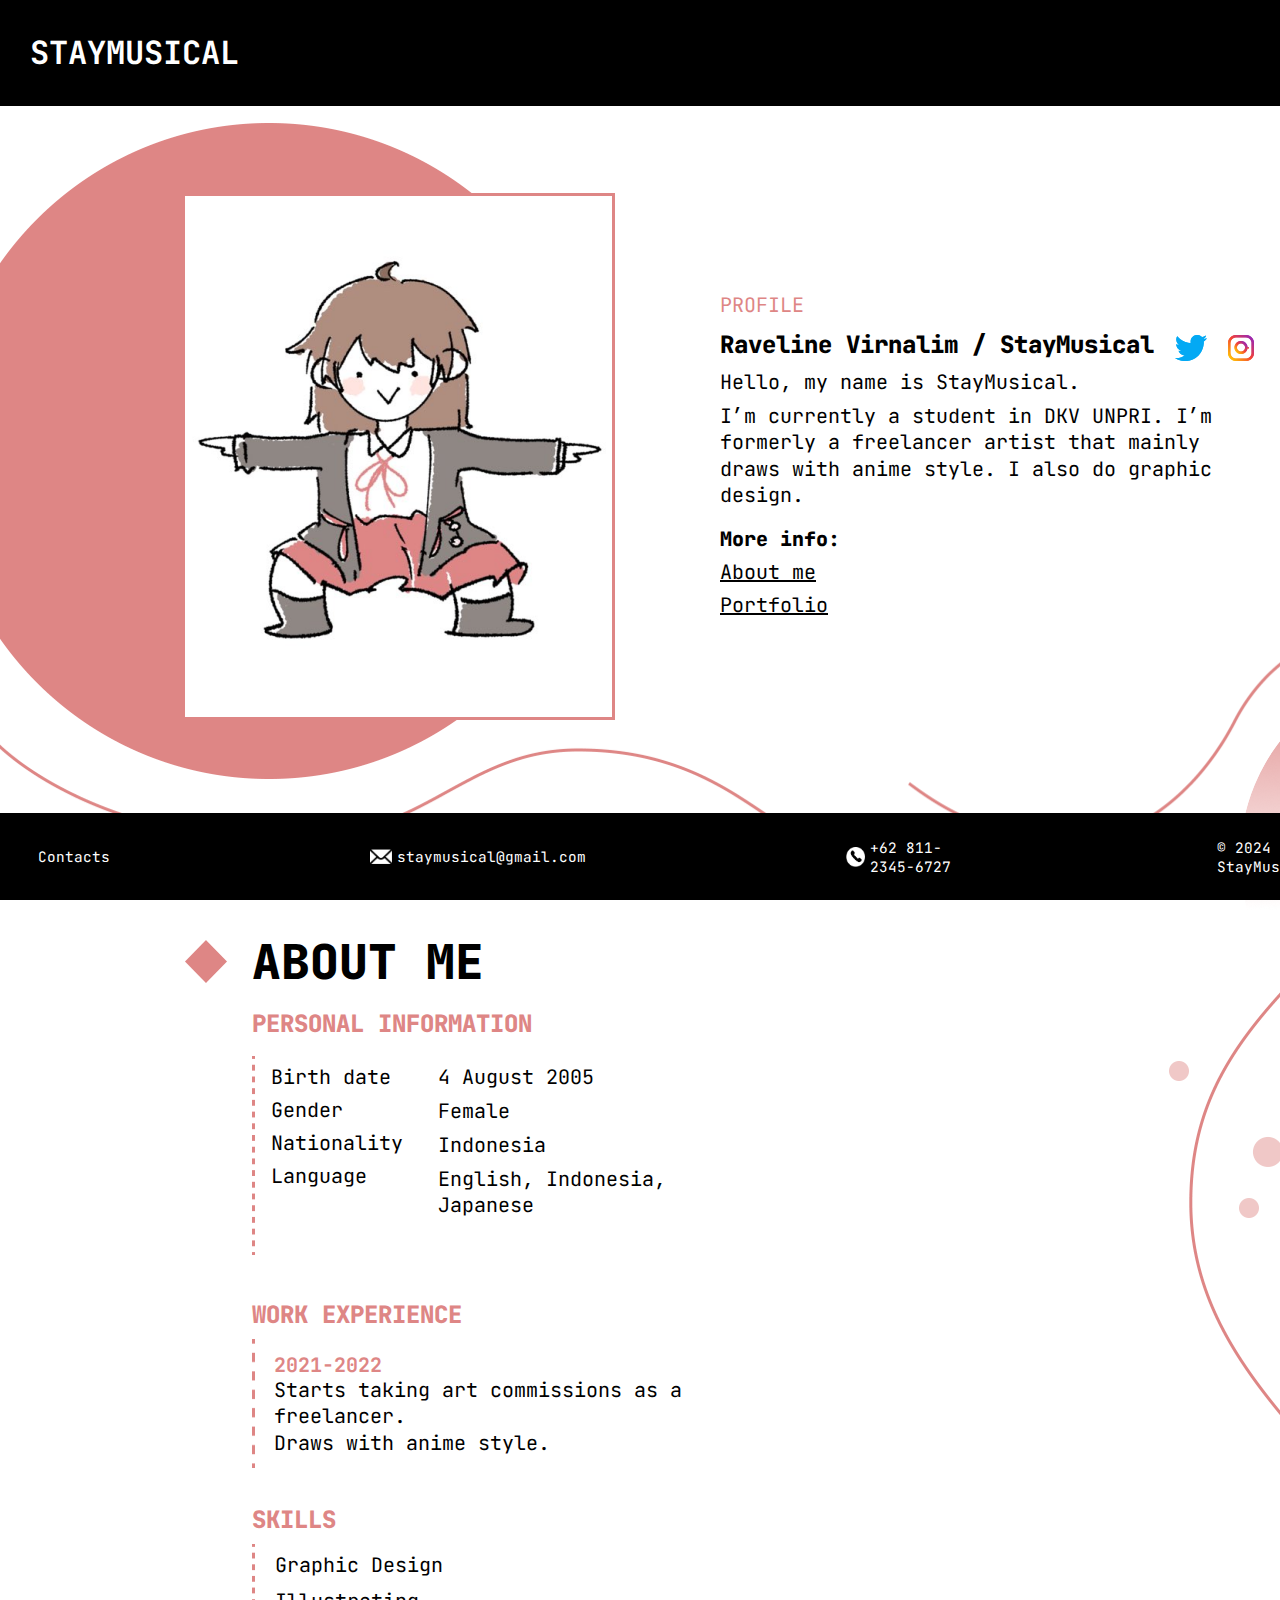
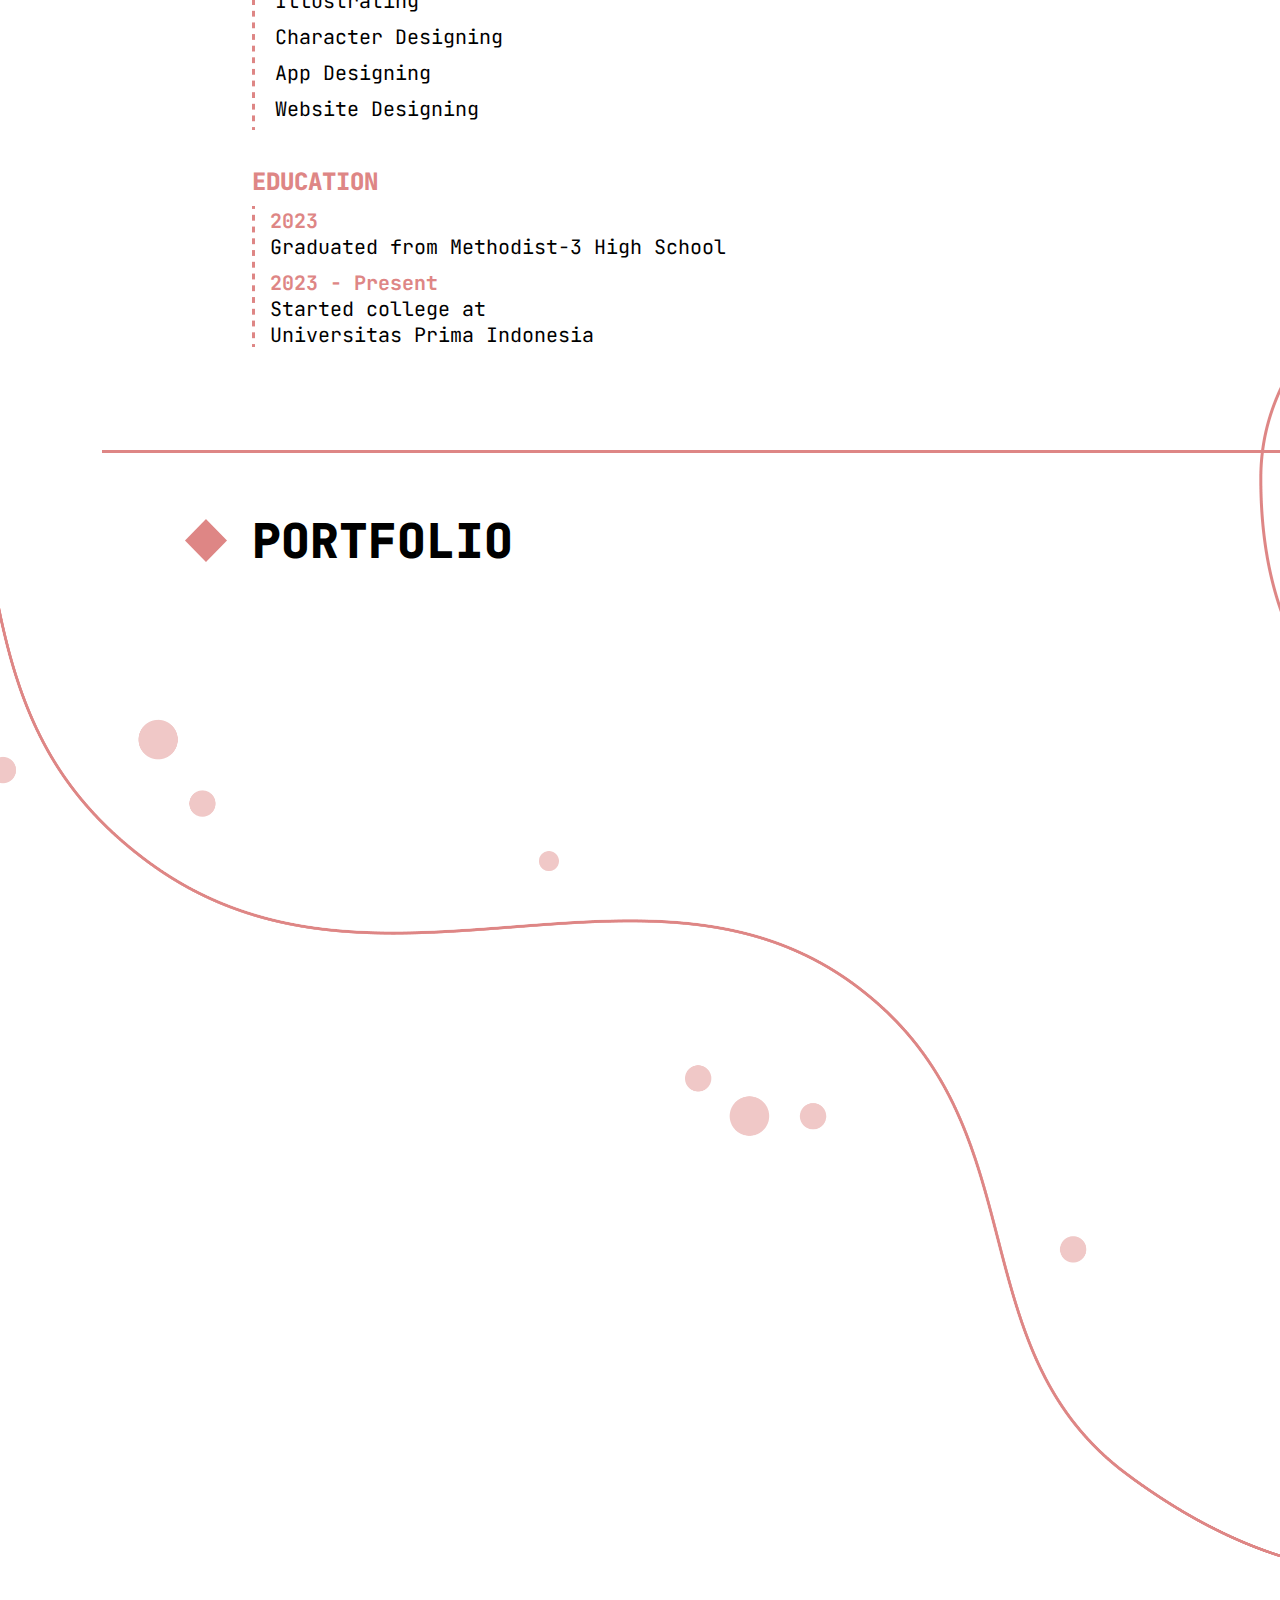
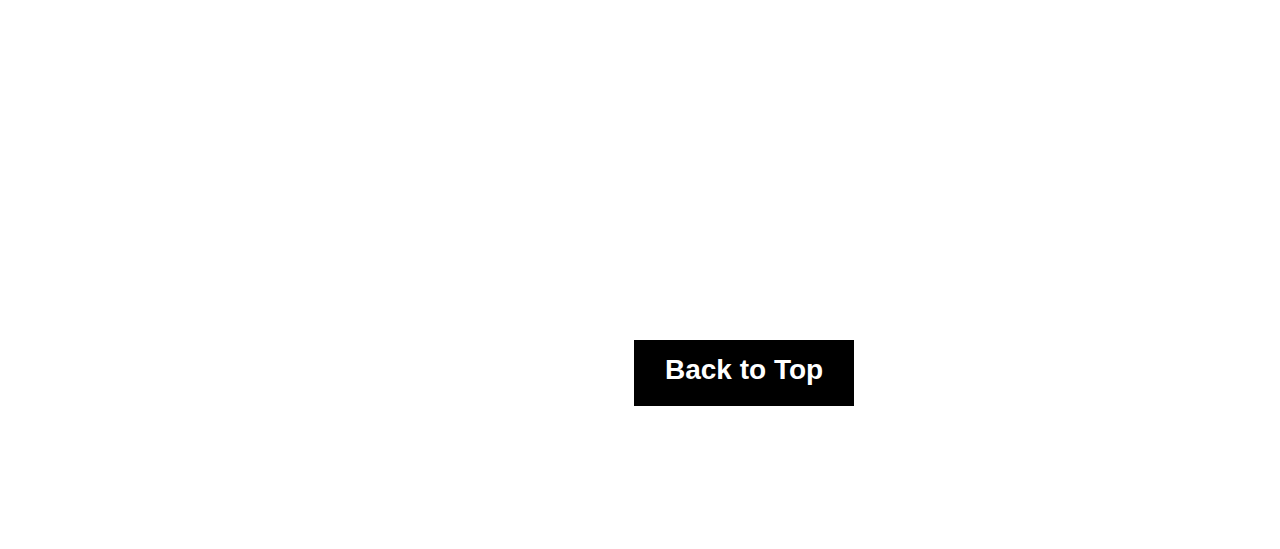
<file: index.html>
<!DOCTYPE html>
<html>
<head>
    <link rel="stylesheet" href="https://fonts.googleapis.com/css2?family=JetBrains+Mono:wght@100;400;700;800&display=swap" />
    <link rel="stylesheet" href="index.css" />
    <script src="https://ajax.googleapis.com/ajax/libs/jquery/3.5.1/jquery.min.js"></script>

</head>
<body>

<header id="header">
    <h1>STAYMUSICAL</h1>
</header>

<div class="container">
    <div class="hero-profile">
        <img src="assets/images/5c8c523b-dd52-44c7-8242-a3a651d630c0.png" alt="Profile Picture" class="hero-image">
        <div class="hero-text">
            <div class="frame-16">
                <span class="profile">PROFILE</span>
                <div class="nama-w-icon">
                    <span class="stay-musical-18">Raveline Virnalim / StayMusical</span>
                    <div class="twitter">
                        <a href="https://twitter.com/musical_stay" target="_blank">
                            <img src="assets/images/Twitter.png" alt="Twitter Icon">
                        </a>
                    </div>
                    <div class="instagram">
                        <a href="https://instagram.com/ravelinevir" target="_blank">
                            <img src="assets/images/Instagram.png" alt="Instagram Icon">
                        </a>
                    </div>
                </div>
              </div>
              <span class="intro">Hello, my name is StayMusical.</span>
              <span class="intro-19">I’m currently a student in DKV UNPRI. I’m formerly a freelancer artist that mainly draws with anime style. I also do graphic design.</span>
        </div>
        <div class="frame-1a">
            <span class="more-info">More info:</span>
            <a href="#line" class="about-me"><span class="about-me-1b">About me</span></a>
            <div class="portfolio">
              <a href="#line1"><span class="portfolio-1c">Portfolio</span></a>
            </div>
        </div>
      </div>
    </div>
    <div class="vector-1d"></div>
    <div class="ellipse-1e"></div>
    <div class="vector-1f"></div>
<div class= "everything">
    <div id="line" class="line"></div>
    <div class="frame-1">
        <div class="frame-2">
          <div class="rectangle"></div>
    
          <span class="about-me-22">ABOUT ME</span>
        </div>
        <div class="frame-3">
          <div class="frame-4">
            <span class="personal-information">PERSONAL INFORMATION</span>
            <div class="frame-5">
              <div class="image"></div>
              <div class="frame-6">
                <div class="frame-7">
                  <span class="birth-date">Birth date </span
                  ><span class="gender">Gender</span
                  ><span class="nationality">Nationality</span
                  ><span class="language">Language</span>
                </div>
                <div class="frame-8">
                  <span class="august">4 August 2005</span
                  ><span class="female">Female</span
                  ><span class="indonesia">Indonesia</span
                  ><span class="english-indonesia-japanese"
                    >English, Indonesia, Japanese</span
                  >
                </div>
              </div>
            </div>
          </div>
          <div class="frame-9">
            <span class="work-experience">WORK EXPERIENCE</span>
            <div class="frame-a">
              <div class="image-b"></div>
              <div class="frame-c">
                <div class="empty">
                  <span class="date">2021-2022<br /></span
                  ><span class="line-break"><br /></span>
                </div>
                <span class="art-commissions"
                  >Starts taking art commissions as a freelancer.<br />Draws
                  with anime style.</span
                >
              </div>
            </div>
          </div>
          <div class="frame-d">
            <span class="skills">SKILLS</span>
            <div class="frame-e">
              <div class="image-f"></div>
              <div class="frame-10">
                <span class="graphic-design">Graphic Design</span
                ><span class="illustrating">Illustrating</span
                ><span class="character-designing">Character Designing</span
                ><span class="app-designing">App Designing</span
                ><span class="website-designing">Website Designing</span>
              </div>
            </div>
          </div>
          <div class="frame-11">
            <span class="education">EDUCATION</span>
            <div class="frame-12">
              <div class="image-13"></div>
              <div class="frame-14">
                <div class="graduated-from-methodist-high-school">
                  <span class="text-16">2023<br /></span
                  ><span class="graduated-from-methodist-3-high-school"
                    >Graduated from Methodist-3 High School</span
                  >
                </div>
                <div class="started-college">
                  <span class="present">2023 - Present<br /></span
                  ><span class="started-college-15"
                    >Started college at <br />Universitas Prima Indonesia</span
                  >
                </div>
              </div>
            </div>
          </div>
        </div>
    
          <div class="image-16"></div>
      </div>
    <div id="line1" class="line1"></div>
    <div class="frame-1001">
      <div class="frame-1002">
        <div class="rectangle1"></div>
        <span class="portfolio">PORTFOLIO</span>
      </div>
      <div class="frame-1003">
        <div class="frame-1004">
          <div class="frame-1005">
            <div class="image3000 fade-in"></div>
            <div class="image-2006 fade-in"></div>
          </div>
          <div class="image-2007 fade-in"></div>
          <div class="frame-1008">
            <div class="image-2009 fade-in"></div>
            <div class="image-10a fade-in"></div>
          </div>
        </div>
        <div class="frame-15b">
          <div class="frame-20c">
            <div class="image-25d fade-in"></div>
            <div class="image-30e fade-in"></div>
          </div>
          <div class="image-35f fade-in"></div>
        </div>
      </div>
    </div>
    <div class="image-2012"></div>
    <button class="frame-17">
        <div class="frame-18">
        <a href="#header" class="topo"><span class="to-portfolio">Back to Top</span></a>
        </div>
    </button>
</div>
<footer id="contacts" class="footer">
  <p>Contacts</p>
  <div class="contact-item">
      <img src="assets/images/9f523aea-a8bd-435c-a280-2b9b5e779c30.png" alt="Email Icon" class="email-img">
      <p>staymusical@gmail.com</p>
  </div>
  <div class="contact-item1">
      <img src="assets/images/3b8e6740-4a30-4cb2-87ea-4fe49a33f8da.png" alt="Phone Icon" class="phone-img">
      <p>+62 811-2345-6727</p>
  </div>

  <p>&copy; 2024 StayMusical</p>
</footer>

<script src="https://ajax.googleapis.com/ajax/libs/jquery/3.5.1/jquery.min.js"></script>
<script>
  $(document).on("scroll", function() {
    var pageTop = $(document).scrollTop();
    var pageBottom = pageTop + $(window).height();
    var tags = $(".fade-in");

    for (var i = 0; i < tags.length; i++) {
        var tag = tags[i];

        if ($(tag).position().top < pageBottom) {
            $(tag).addClass("visible");
        } else {
            $(tag).removeClass("visible");
        }
    }
    $(window).trigger("scroll");

});
</script>
</body>
</html>
</file>
<file: index.css>
/* General Styles */

body {
    font-family: 'JetBrains Mono', monospace;
    margin: 0;
    padding: 0;
    background-color: #ffffff;
    color: black;
    width: 100%; 
    height: 3640px;
    overflow-x: hidden;
}
#content {
  min-height: 100%;
}
header {
    background-color: black;
    color: white;
    padding: 10px 30px;
    color: #FFF;
    font-weight: 400;

}
html {
  scroll-behavior: smooth;
  height: 100%;
  
}

.fade-in {
  opacity: 0;
  transform: translate(0, 10vh);
  transition: all 3s;
}

.fade-in.visible {
  opacity: 1;
  transform: translate(0, 0);
}
.footer {
    background-color: black;
    display: flex;
    color: white;
    padding: 10px 38px;
    position: fixed;
    left: 0;
    bottom: 0;
    width: 100%;
    flex-shrink: 0; 
    align-items: center;
    gap: 260px;
    font-family: "JetBrains Mono";
    font-size: 0.9em;
    font-style: normal;
    font-weight: 400;
    line-height: normal;
    z-index: 22;
}

.container {
    flex: 1;
}

.hero-profile {
    display: flex;
    align-items: center;
    margin-bottom: 30px;
}

.hero-image {
    width: 615px;
    height: 656px;
    flex-shrink: 0;
    margin-top: 17px;
}

.hero-text {
    display: flex;
    flex-direction: column;
    align-items: flex-start;
    flex-wrap: nowrap;
    gap: 8px;
    position: absolute;
    width: 502px;
    height: 189px;
    top: 292px;
    left: 720px;
    z-index: 19;
}

.hero-text h1 {
    margin: 0;
    font-size: 2.5em; /* Adjust the size as needed */
}
.frame-16 {
    display: flex;
    flex-direction: column;
    align-items: flex-start;
    justify-content: flex-end;
    align-self: stretch;
    flex-wrap: nowrap;
    flex-shrink: 0;
    gap: 11px;
    position: relative;
    min-width: 0;
    z-index: 20;
}
.profile {
    flex-shrink: 0;
    flex-basis: auto;
    position: relative;
    height: 26px;
    color: #de8685;
    font-family: JetBrains Mono, var(--default-font-family);
    font-size: 20px;
    font-weight: 400;
    line-height: 26px;
    text-align: left;
    white-space: nowrap;
    z-index: 21;
  }
.nama-w-icon {
    display: flex;
    align-items: flex-end;
    align-self: stretch;
    flex-wrap: nowrap;
    flex-shrink: 0;
    gap: 21px;
    position: relative;
    z-index: 22;
}
  .stay-musical-18 {
    flex-shrink: 0;
    flex-basis: auto;
    position: relative;
    height: 32px;
    color: #000000;
    font-family: JetBrains Mono, var(--default-font-family);
    font-size: 24px;
    font-weight: 800;
    line-height: 31.68px;
    text-align: left;
    white-space: nowrap;
    z-index: 23;
}
  .twitter {
    flex-shrink: 0;
    position: relative;
    width: 32px;
    height: 26px;
    background: url(./assets/images/e9ec54de-0d32-42cf-8db6-60e5b8ea6999.png)
      no-repeat center;
    background-size: cover;
    z-index: 24;
  }
  .instagram {
    flex-shrink: 0;
    position: relative;
    width: 26px;
    height: 26px;
    background: url(./assets/images/e2fbdcba-7bfc-49d3-92dc-a5322fa80b40.png)
      no-repeat center;
    background-size: 100% 100%;
    z-index: 25;
  }
  .intro {
    align-self: stretch;
    flex-shrink: 0;
    flex-basis: auto;
    position: relative;
    min-width: 0;
    height: 26px;
    color: #000000;
    font-family: JetBrains Mono, var(--default-font-family);
    font-size: 20px;
    font-weight: 400;
    line-height: 26px;
    text-align: left;
    white-space: nowrap;
    z-index: 26;
  }
  .intro-19 {
    display: flex;
    align-items: flex-start;
    justify-content: flex-start;
    align-self: stretch;
    flex-shrink: 0;
    position: relative;
    width: 502px;
    min-width: 0;
    height: 78px;
    color: #000000;
    font-family: JetBrains Mono, var(--default-font-family);
    font-size: 20px;
    font-weight: 400;
    line-height: 26.4px;
    text-align: left;
    z-index: 27;
  }
.intro {
    align-self: stretch;
    flex-shrink: 0;
    flex-basis: auto;
    position: relative;
    min-width: 0;
    height: 26px;
    color: #000000;
    font-family: JetBrains Mono, var(--default-font-family);
    font-size: 20px;
    font-weight: 400;
    line-height: 26px;
    text-align: left;
    white-space: nowrap;
    z-index: 26;
}
.frame-1a {
    display: flex;
    flex-direction: column;
    align-items: flex-start;
    flex-wrap: nowrap;
    gap: 7px;
    position: absolute;
    width: 120px;
    height: 92px;
    top: 526px;
    left: 720px;
    z-index: 28;
  }
  .more-info {
    align-self: stretch;
    flex-shrink: 0;
    flex-basis: auto;
    position: relative;
    min-width: 0;
    height: 26px;
    color: #000000;
    font-family: JetBrains Mono, var(--default-font-family);
    font-size: 20px;
    font-weight: 800;
    line-height: 26px;
    text-align: left;
    white-space: nowrap;
    z-index: 29;
  }
  .aboutme {
    flex-shrink: 0;
    position: relative;
    width: 96px;
    height: 26px;
    z-index: 30;
  }
  .about-me-1b {
    display: flex;
    align-items: flex-start;
    justify-content: flex-start;
    position: absolute;
    height: 100%;
    top: 0;
    left: 0;
    color: #000000;
    font-family: JetBrains Mono, var(--default-font-family);
    font-size: 20px;
    font-weight: 400;
    line-height: 26px;
    text-align: left;
    text-decoration: underline;
    white-space: nowrap;
    z-index: 31;
  }
  .about-me-1b:hover {
    color: #DE8685;
  }
  .portfolio {
    flex-shrink: 0;
    position: relative;
    width: 108px;
    height: 26px;
    z-index: 32;
  }
  .portfolio-1c {
    display: flex;
    align-items: flex-start;
    justify-content: flex-start;
    position: absolute;
    height: 100%;
    top: 0;
    left: 0;
    color: #000000;
    font-family: JetBrains Mono, var(--default-font-family);
    font-size: 20px;
    font-weight: 400;
    line-height: 26px;
    text-align: left;
    text-decoration: underline;
    white-space: nowrap;
    z-index: 33;
  }
  .portfolio-1c:hover {
    color: #DE8685;
  }
  .frame-20 {
    display: flex;
    align-items: center;
    flex-wrap: nowrap;
    flex-shrink: 0;
    gap: 25px;
    position: relative;
    width: 327.426px;
    z-index: 11;
  }
.everything{
  height: 2870px;
  margin-top: 100px;
}
  .frame-1 {
    display: flex;
    flex-direction: column;
    align-items: flex-start;
    flex-wrap: nowrap;
    gap: 15px;
    position: absolute;
    width: 579px;
    height: 1001px;
    left: 185px;
    z-index: 4;
    top: 930px;
}
  .frame-2 {
    display: flex;
    align-items: center;
    flex-wrap: nowrap;
    flex-shrink: 0;
    gap: 25px;
    position: relative;
    width: 298.426px;
    z-index: 5;
  }
  .rectangle {
    flex-shrink: 0;
    position: relative;
    width: 42.426px;
    height: 42.426px;
    background: url(./assets/images/71e4a1e1-4b7e-4bc9-85ac-988736701a05.png)
      no-repeat center;
    background-size: cover;
    z-index: 6;
  }
  .about-me {
    flex-shrink: 0;
    flex-basis: auto;
    position: relative;
    height: 26px;
    color: #000000;
    font-family: JetBrains Mono, var(--default-font-family);
    font-size: 48px;
    font-weight: 800;
    line-height: 63px;
    text-align: left;
    white-space: nowrap;
    z-index: 7;
  }
  .about-me-22 {
    flex-shrink: 0;
    flex-basis: auto;
    position: relative;
    height: 63px;
    color: #000000;
    font-family: JetBrains Mono, var(--default-font-family);
    font-size: 48px;
    font-weight: 800;
    line-height: 63px;
    text-align: left;
    white-space: nowrap;
    z-index: 37;
  }
  .frame-3 {
    display: flex;
    flex-direction: column;
    align-items: flex-start;
    flex-wrap: nowrap;
    flex-shrink: 0;
    gap: 36px;
    position: relative;
    width: 579px;
    padding: 0 0 0 67px;
    z-index: 8;
  }
  .frame-4 {
    display: flex;
    flex-direction: column;
    align-items: flex-start;
    flex-wrap: nowrap;
    flex-shrink: 0;
    position: relative;
    width: 508px;
    z-index: 9;
  }
  .personal-information {
    align-self: stretch;
    flex-shrink: 0;
    flex-basis: auto;
    position: relative;
    min-width: 0;
    height: 40px;
    color: #de8685;
    font-family: JetBrains Mono, var(--default-font-family);
    font-size: 24px;
    font-weight: 800;
    line-height: 31.68px;
    text-align: left;
    white-space: nowrap;
    z-index: 10;
  }
  .frame-5 {
    display: flex;
    align-items: center;
    justify-content: center;
    flex-wrap: nowrap;
    flex-shrink: 0;
    gap: 16px;
    position: relative;
    width: 415px;
    z-index: 11;
  }
  .image {
    flex-shrink: 0;
    position: relative;
    width: 3px;
    height: 199px;
    background: url(./assets/images/2eb0898668ecc169179f2f9e2f16a88815aa5879.png)
      no-repeat center;
    background-size: cover;
    z-index: 12;
  }
  .frame-6 {
    display: flex;
    align-items: flex-start;
    justify-content: center;
    flex-wrap: nowrap;
    flex-shrink: 0;
    gap: 35px;
    position: relative;
    width: 396px;
    height: 199px;
    padding: 16px 0 0 0;
    z-index: 13;
  }
  .frame-7 {
    display: flex;
    flex-direction: column;
    align-items: flex-start;
    flex-wrap: nowrap;
    flex-shrink: 0;
    gap: 7px;
    position: relative;
    width: 132px;
    z-index: 14;
  }
  .birth-date {
    align-self: stretch;
    flex-shrink: 0;
    flex-basis: auto;
    position: relative;
    min-width: 0;
    height: 26px;
    color: #000000;
    font-family: JetBrains Mono, var(--default-font-family);
    font-size: 20px;
    font-weight: 400;
    line-height: 26px;
    text-align: left;
    white-space: nowrap;
    z-index: 15;
  }
  .gender {
    align-self: stretch;
    flex-shrink: 0;
    flex-basis: auto;
    position: relative;
    min-width: 0;
    height: 26px;
    color: #000000;
    font-family: JetBrains Mono, var(--default-font-family);
    font-size: 20px;
    font-weight: 400;
    line-height: 26px;
    text-align: left;
    white-space: nowrap;
    z-index: 16;
  }
  .nationality {
    align-self: stretch;
    flex-shrink: 0;
    flex-basis: auto;
    position: relative;
    min-width: 0;
    height: 26px;
    color: #000000;
    font-family: JetBrains Mono, var(--default-font-family);
    font-size: 20px;
    font-weight: 400;
    line-height: 26px;
    text-align: left;
    white-space: nowrap;
    z-index: 17;
  }
  .language {
    align-self: stretch;
    flex-shrink: 0;
    flex-basis: auto;
    position: relative;
    min-width: 0;
    height: 26px;
    color: #000000;
    font-family: JetBrains Mono, var(--default-font-family);
    font-size: 20px;
    font-weight: 400;
    line-height: 26px;
    text-align: left;
    white-space: nowrap;
    z-index: 18;
  }
  .frame-8 {
    display: flex;
    flex-direction: column;
    align-items: flex-start;
    flex-wrap: nowrap;
    flex-shrink: 0;
    gap: 8px;
    position: relative;
    width: 229px;
    z-index: 19;
  }
  .august {
    align-self: stretch;
    flex-shrink: 0;
    flex-basis: auto;
    position: relative;
    min-width: 0;
    height: 26px;
    color: #000000;
    font-family: JetBrains Mono, var(--default-font-family);
    font-size: 20px;
    font-weight: 400;
    line-height: 26px;
    text-align: left;
    white-space: nowrap;
    z-index: 20;
  }
  .female {
    align-self: stretch;
    flex-shrink: 0;
    flex-basis: auto;
    position: relative;
    min-width: 0;
    height: 26px;
    color: #000000;
    font-family: JetBrains Mono, var(--default-font-family);
    font-size: 20px;
    font-weight: 400;
    line-height: 26px;
    text-align: left;
    white-space: nowrap;
    z-index: 21;
  }
  .indonesia {
    align-self: stretch;
    flex-shrink: 0;
    flex-basis: auto;
    position: relative;
    min-width: 0;
    height: 26px;
    color: #000000;
    font-family: JetBrains Mono, var(--default-font-family);
    font-size: 20px;
    font-weight: 400;
    line-height: 26px;
    text-align: left;
    white-space: nowrap;
    z-index: 22;
  }
  .english-indonesia-japanese {
    display: flex;
    align-items: flex-start;
    justify-content: flex-start;
    align-self: stretch;
    flex-shrink: 0;
    position: relative;
    width: 229px;
    min-width: 0;
    height: 52px;
    color: #000000;
    font-family: JetBrains Mono, var(--default-font-family);
    font-size: 20px;
    font-weight: 400;
    line-height: 26.4px;
    text-align: left;
    z-index: 23;
  }
  .frame-9 {
    display: flex;
    flex-direction: column;
    align-items: flex-start;
    flex-wrap: nowrap;
    flex-shrink: 0;
    position: relative;
    width: 512px;
    z-index: 24;
  }
  .work-experience {
    align-self: stretch;
    flex-shrink: 0;
    flex-basis: auto;
    position: relative;
    min-width: 0;
    height: 40px;
    color: #de8685;
    font-family: JetBrains Mono, var(--default-font-family);
    font-size: 24px;
    font-weight: 800;
    line-height: 31.68px;
    text-align: left;
    white-space: nowrap;
    z-index: 25;
  }
  .frame-a {
    display: flex;
    align-items: center;
    align-self: stretch;
    flex-wrap: nowrap;
    flex-shrink: 0;
    gap: 16px;
    position: relative;
    min-width: 0;
    z-index: 26;
  }
  .image-b {
    flex-shrink: 0;
    position: relative;
    width: 3px;
    height: 129px;
    background: url(./assets/images/3b5cf3cd080f3ccf231b6c17450db054285c8224.png)
      no-repeat center;
    background-size: cover;
    z-index: 27;
  }
  .frame-c {
    display: flex;
    flex-direction: column;
    align-items: flex-start;
    justify-content: center;
    flex-wrap: nowrap;
    flex-shrink: 0;
    position: relative;
    width: 490px;
    padding: 0 3px 0 3px;
    z-index: 28;
  }
  .empty {
    flex-shrink: 0;
    position: relative;
    width: 349px;
    height: 25px;
    font-family: JetBrains Mono, var(--default-font-family);
    font-size: 20px;
    font-weight: 700;
    line-height: 25px;
    text-align: left;
    text-overflow: initial;
    white-space: nowrap;
    z-index: 29;
  }
  .date {
    position: relative;
    color: #de8685;
    font-family: JetBrains Mono, var(--default-font-family);
    font-size: 20px;
    font-weight: 700;
    line-height: 26.4px;
    text-align: left;
  }
  .line-break {
    position: relative;
    color: #000000;
    font-family: JetBrains Mono, var(--default-font-family);
    font-size: 20px;
    font-weight: 700;
    line-height: 26.4px;
    text-align: left;
  }
  .art-commissions {
    display: flex;
    align-items: flex-start;
    justify-content: flex-start;
    flex-shrink: 0;
    position: relative;
    width: 484px;
    height: 78px;
    color: #000000;
    font-family: JetBrains Mono, var(--default-font-family);
    font-size: 20px;
    font-weight: 400;
    line-height: 26.4px;
    text-align: left;
    text-overflow: initial;
    z-index: 30;
    overflow: hidden;
  }
  .frame-d {
    display: flex;
    flex-direction: column;
    align-items: flex-start;
    flex-wrap: nowrap;
    flex-shrink: 0;
    position: relative;
    width: 508px;
    z-index: 31;
  }
  .skills {
    align-self: stretch;
    flex-shrink: 0;
    flex-basis: auto;
    position: relative;
    min-width: 0;
    height: 40px;
    color: #de8685;
    font-family: JetBrains Mono, var(--default-font-family);
    font-size: 24px;
    font-weight: 800;
    line-height: 31.68px;
    text-align: left;
    white-space: nowrap;
    z-index: 32;
  }
  .frame-e {
    display: flex;
    align-items: center;
    flex-wrap: nowrap;
    flex-shrink: 0;
    gap: 20px;
    position: relative;
    width: 251px;
    z-index: 33;
  }
  .image-f {
    flex-shrink: 0;
    position: relative;
    width: 3px;
    height: 186px;
    background: url(./assets/images/25d539b2eb9e4fa114ec4688c2268830d0391947.png)
      no-repeat center;
    background-size: cover;
    z-index: 34;
  }
  .frame-10 {
    display: flex;
    flex-direction: column;
    align-items: flex-start;
    justify-content: center;
    flex-wrap: nowrap;
    flex-shrink: 0;
    gap: 12px;
    position: relative;
    width: 228px;
    z-index: 35;
  }
  .graphic-design {
    align-self: stretch;
    flex-shrink: 0;
    flex-basis: auto;
    position: relative;
    min-width: 0;
    height: 24px;
    color: #000000;
    font-family: JetBrains Mono, var(--default-font-family);
    font-size: 20px;
    font-weight: 400;
    line-height: 24px;
    text-align: left;
    white-space: nowrap;
    z-index: 36;
  }
  .illustrating {
    align-self: stretch;
    flex-shrink: 0;
    flex-basis: auto;
    position: relative;
    min-width: 0;
    height: 24px;
    color: #000000;
    font-family: JetBrains Mono, var(--default-font-family);
    font-size: 20px;
    font-weight: 400;
    line-height: 24px;
    text-align: left;
    white-space: nowrap;
    z-index: 37;
  }
  .character-designing {
    align-self: stretch;
    flex-shrink: 0;
    flex-basis: auto;
    position: relative;
    min-width: 0;
    height: 24px;
    color: #000000;
    font-family: JetBrains Mono, var(--default-font-family);
    font-size: 20px;
    font-weight: 400;
    line-height: 24px;
    text-align: left;
    white-space: nowrap;
    z-index: 38;
  }
  .app-designing {
    align-self: stretch;
    flex-shrink: 0;
    flex-basis: auto;
    position: relative;
    min-width: 0;
    height: 24px;
    color: #000000;
    font-family: JetBrains Mono, var(--default-font-family);
    font-size: 20px;
    font-weight: 400;
    line-height: 24px;
    text-align: left;
    white-space: nowrap;
    z-index: 39;
  }
  .website-designing {
    align-self: stretch;
    flex-shrink: 0;
    flex-basis: auto;
    position: relative;
    min-width: 0;
    height: 24px;
    color: #000000;
    font-family: JetBrains Mono, var(--default-font-family);
    font-size: 20px;
    font-weight: 400;
    line-height: 24px;
    text-align: left;
    white-space: nowrap;
    z-index: 40;
  }
  .frame-11 {
    display: flex;
    flex-direction: column;
    align-items: flex-start;
    flex-wrap: nowrap;
    flex-shrink: 0;
    position: relative;
    width: 508px;
    z-index: 41;
  }
  .education {
    align-self: stretch;
    flex-shrink: 0;
    flex-basis: auto;
    position: relative;
    min-width: 0;
    height: 40px;
    color: #de8685;
    font-family: JetBrains Mono, var(--default-font-family);
    font-size: 24px;
    font-weight: 800;
    line-height: 31.68px;
    text-align: left;
    white-space: nowrap;
    z-index: 42;
  }
  .frame-12 {
    display: flex;
    align-items: center;
    align-self: stretch;
    flex-wrap: nowrap;
    flex-shrink: 0;
    gap: 15px;
    position: relative;
    min-width: 0;
    height: 141px;
    z-index: 43;
  }
  .image-13 {
    flex-shrink: 0;
    position: relative;
    width: 3px;
    height: 141px;
    background: url(./assets/images/d426e7861218ac0ff96012512e8b72dc5d84b5b1.png)
      no-repeat center;
    background-size: cover;
    z-index: 44;
  }
  .frame-14 {
    display: flex;
    flex-direction: column;
    align-items: flex-start;
    flex-wrap: nowrap;
    flex-shrink: 0;
    gap: 12px;
    position: relative;
    width: 456px;
    z-index: 45;
  }
  .graduated-from-methodist-high-school {
    align-self: stretch;
    flex-shrink: 0;
    position: relative;
    min-width: 0;
    height: 50px;
    font-family: JetBrains Mono, var(--default-font-family);
    font-size: 20px;
    font-weight: 400;
    line-height: 26.4px;
    text-align: left;
    z-index: 46;
  }
  .text-16 {
    position: relative;
    color: #de8685;
    font-family: JetBrains Mono, var(--default-font-family);
    font-size: 20px;
    font-weight: 700;
    line-height: 26.4px;
    text-align: left;
  }
  .graduated-from-methodist-3-high-school {
    position: relative;
    color: #000000;
    font-family: JetBrains Mono, var(--default-font-family);
    font-size: 20px;
    font-weight: 400;
    line-height: 26.4px;
    text-align: left;
  }
  .started-college {
    flex-shrink: 0;
    position: relative;
    width: 324px;
    height: 76px;
    font-family: JetBrains Mono, var(--default-font-family);
    font-size: 20px;
    font-weight: 700;
    line-height: 26.4px;
    text-align: left;
    z-index: 47;
  }
  .present {
    position: relative;
    color: #de8685;
    font-family: JetBrains Mono, var(--default-font-family);
    font-size: 20px;
    font-weight: 700;
    line-height: 26.4px;
    text-align: left;
  }
  .started-college-15 {
    position: relative;
    color: #000000;
    font-family: JetBrains Mono, var(--default-font-family);
    font-size: 20px;
    font-weight: 400;
    line-height: 26.4px;
    text-align: left;
  }
  .image-16 {
    position: absolute;
    width: 294px;
    height: 1388px;
    top: 16px;
    left: 984px;
    background: url(./assets/images/be3c1495d6bdd11aab60769d2b6feea138976c24.png)
      no-repeat center;
    background-size: cover;
    z-index: 48;
  }
  .frame-17 {
    display: flex;
    flex-direction: column;
    align-items: flex-start;
    flex-wrap: nowrap;
    gap: 10px;
    position: absolute;
    height: 66px;
    top: 3540px;
    left: 634px;
    padding: 12px 31px 12px 31px;
    cursor: pointer;
    background: #000000;
    border: none;
  }
  .frame-18 {
    display: flex;
    align-items: center;
    flex-wrap: nowrap;
    flex-shrink: 0;
    gap: 9px;
    position: relative;
    z-index: 1;
  }
  .to-portfolio {
    display: flex;
    align-items: flex-start;
    justify-content: flex-start;
    flex-shrink: 0;
    flex-basis: auto;
    height: 37px;
    color: #ffffff;
    font-family: JetBrains Mono, var(--default-font-family);
    font-size: 28px;
    font-weight: 800;
    line-height: 36.96px;
    text-align: center;
    white-space: nowrap;
    z-index: 2;
  }
  .topo{
    text-decoration: none;
  }
  .arrow {
    display: flex;
    align-items: flex-start;
    justify-content: flex-start;
    flex-shrink: 0;
    flex-basis: auto;
    position: relative;
    width: 17px;
    height: 42px;
    color: #ffffff;
    font-family: JetBrains Mono, var(--default-font-family);
    font-size: 32px;
    font-weight: 100;
    line-height: 42px;
    text-align: left; 
    white-space: nowrap;
    z-index: 3;
  }

.line {
  position: absolute;
  width: 1309px;
  height: 3px;
  left: 102px;
  background: url(./assets/images/6eca9788-d1fc-4494-a311-a31eb1688e77.png)
    no-repeat center;
  background-size: cover;
  z-index: 5;
}
.line1 {
  position: absolute;
  width: 1309px;
  height: 3px;
  left: 102px;
  background: url(./assets/images/6eca9788-d1fc-4494-a311-a31eb1688e77.png)
    no-repeat center;
  background-size: cover;
  z-index: 5;
  top: 2050px;

}
.frame-1001 {
  display: flex;
  flex-direction: column;
  align-items: flex-start;
  flex-wrap: nowrap;
  gap: 41px;
  position: relative;
  width: 1143px;
  height: 1200px;
  margin: 0 0 0 185px;
  z-index: 4;
  top: 1230px;

}
.frame-1002 {
  display: flex;
  align-items: center;
  flex-wrap: nowrap;
  flex-shrink: 0;
  gap: 25px;
  position: relative;
  width: 327.426px;
  z-index: 2;
}
.rectangle1 {
  flex-shrink: 0;
  position: relative;
  width: 42.426px;
  height: 42.426px;
  background: url(./assets/images/c8ac9d7d-10a4-4850-a32c-d12eb0537d5d.png)
    no-repeat center;
  background-size: cover;
  z-index: 3;
}
.portfolio {
  flex-shrink: 0;
  flex-basis: auto;
  position: relative;
  height: 63px;
  color: #000000;
  font-family: JetBrains Mono, var(--default-font-family);
  font-size: 48px;
  font-weight: 800;
  line-height: 63px;
  text-align: left;
  white-space: nowrap;
  z-index: 4;
}
.frame-1003 {
  display: flex;
  align-items: center;
  flex-wrap: nowrap;
  flex-shrink: 0;
  gap: 35.749px;
  position: relative;
  width: 1143px;
  height: 1299px;
  padding: 0 0 0 60px;
  z-index: 5;
  overflow: hidden;
}
.frame-1004 {
  display: flex;
  flex-direction: column;
  align-items: flex-start;
  justify-content: center;
  flex-wrap: nowrap;
  flex-shrink: 0;
  gap: 36px;
  position: relative;
  width: 692.251px;
  z-index: 6;
}
.frame-1005 {
  display: flex;
  align-items: center;
  align-self: stretch;
  flex-wrap: nowrap;
  flex-shrink: 0;
  gap: 37px;
  position: relative;
  min-width: 0;
  z-index: 7;
}
.image3000 {
  flex-shrink: 0;
  position: relative;
  width: 338px;
  height: 447px;
  background: url(./assets/images/6175d37470c0ca380960c8d326104887c79900a3.png)
    no-repeat center;
  background-size: cover;
  z-index: 8;
}
.image-2006 {
  flex-shrink: 0;
  position: relative;
  width: 327.5px;
  height: 447px;
  background: url(./assets/images/686578fbd22994cfc3b61a6e83992d675da6b0ce.png)
    no-repeat center;
  background-size: cover;
  z-index: 9;
}
.image-2007 {
  flex-shrink: 0;
  position: relative;
  width: 702.5px;
  height: 309px;
  background: url(./assets/images/9386e76ff4c682d8cc77f79d6659ce00054cdb6b.png)
    no-repeat center;
  background-size: cover;
  z-index: 10;
}
.frame-1008 {
  display: flex;
  align-items: center;
  align-self: stretch;
  flex-wrap: nowrap;
  flex-shrink: 0;
  gap: 35.497px;
  position: relative;
  min-width: 0;
  z-index: 11;
}
.image-2009 {
  flex-shrink: 0;
  position: relative;
  width: 338.5px;
  height: 447px;
  background: url(./assets/images/2d2fc5ecc7530bc5f3672ed02f53ed6a85a4913d.png)
    no-repeat center;
  background-size: cover;
  z-index: 12;
}
.image-10a {
  flex-shrink: 0;
  position: relative;
  width: 328.5px;
  height: 447px;
  background: url(./assets/images/49c209320e1b4a44342fce1366efa1d95d7ca9d4.png)
    no-repeat center;
  background-size: cover;
  z-index: 13;
}
.frame-15b {
  display: flex;
  flex-direction: column;
  align-items: center;
  justify-content: center;
  flex-wrap: nowrap;
  flex-shrink: 0;
  gap: 34.983px;
  position: relative;
  width: 345px;
  z-index: 14;
}
.frame-20c {
  display: flex;
  flex-direction: column;
  align-items: flex-start;
  align-self: stretch;
  flex-wrap: nowrap;
  flex-shrink: 0;
  gap: 32px;
  position: relative;
  min-width: 0;
  z-index: 15;
}
.image-25d {
  flex-shrink: 0;
  position: relative;
  width: 355px;
  height: 230px;
  background: url(./assets/images/d5bd6c900648496197946ba40787b3005468d956.png)
    no-repeat center;
  background-size: cover;
  z-index: 16;
}
.image-30e {
  flex-shrink: 0;
  position: relative;
  width: 355px;
  height: 623.5px;
  background: url(./assets/images/f36343de50751d48a44635eab96332d75d8cf61c.png)
    no-repeat center;
  background-size: cover;
  z-index: 17;
}
.image-35f {
  flex-shrink: 0;
  position: relative;
  width: 355px;
  height: 355.5px;
  background: url(./assets/images/44b43509e3b24c76de4616d57cc5c6ad95d3ab67.png)
    no-repeat center;
  background-size: cover;
  z-index: 18;
}
.frame-1010 {
  display: flex;
  flex-direction: column;
  align-items: flex-start;
  flex-wrap: nowrap;
  gap: 10px;
  position: relative;
  width: 298px;
  height: 66px;
  margin: 48px 0 0 268px;
  padding: 12px 17px 12px 31px;
  background: #000000;
  z-index: 19;
}
.frame-1011 {
  display: flex;
  align-items: center;
  flex-wrap: nowrap;
  flex-shrink: 0;
  gap: 9px;
  position: relative;
  width: 237px;
  cursor: pointer;
  background: transparent;
  border: none;
  z-index: 20;
}
.arrow {
  display: flex;
  align-items: flex-start;
  justify-content: flex-start;
  flex-shrink: 0;
  flex-basis: auto;
  position: relative;
  width: 17px;
  height: 42px;
  color: #ffffff;
  font-family: JetBrains Mono, var(--default-font-family);
  font-size: 32px;
  font-weight: 100;
  line-height: 42px;
  text-align: left;
  white-space: nowrap;
  z-index: 21;
}
.to-about-me {
  display: flex;
  align-items: flex-start;
  justify-content: flex-start;
  flex-shrink: 0;
  flex-basis: auto;
  position: relative;
  width: 211px;
  height: 37px;
  color: #ffffff;
  font-family: JetBrains Mono, var(--default-font-family);
  font-size: 28px;
  font-weight: 800;
  line-height: 36.96px;
  text-align: left;
  white-space: nowrap;
  z-index: 22;
}
.image-2012 {
  position: absolute;
  width: 1512px;
  height: 1055.5px;
  top: 2120px;
  left: 0;
  background: url(./assets/images/0c5d0e98c78bd2fd333c93d3849c88b6c8937122.png)
    no-repeat center;
  background-size: cover;
}


.vector-1d {
  position: absolute;
  width: 626.911px;
  height: 228.5px;
  top: 613.5px;
  left: 908px;
  background: url(./assets/images/c11ff852-2e87-472c-8b6f-70b7a4a080d1.png)
    no-repeat center;
  background-size: cover;
  z-index: 4;
}
.ellipse-1e {
  position: absolute;
  width: 385px;
  height: 385px;
  top: 666px;
  left: 1240px;
  background: url(./assets/images/20d8d930-7795-4191-9c25-3c1929b8b218.png)
    no-repeat center;
  background-size: cover;
  border-radius: 50%;
}
.vector-1f {
  position: absolute;
  width: 780.806px;
  height: 128.564px;
  top: 713.436px;
  background: url(./assets/images/fc9ea38b-5e1c-495f-914e-517b309340a4.png)
    no-repeat center;
  background-size: cover;
  z-index:
   3;
}

.contact-item {
  display: flex;
  align-items: center; 
}
.contact-item1 {
  display: flex; 
  align-items: center; 
}

.contact-item img {
  margin-right: 5px; 
}
.email-img{
  width: 22px;
  height: 15px;
}
.phone-img{
  width: 20px;
  height: 20px;
  margin-right: 5px;
}
</file>
